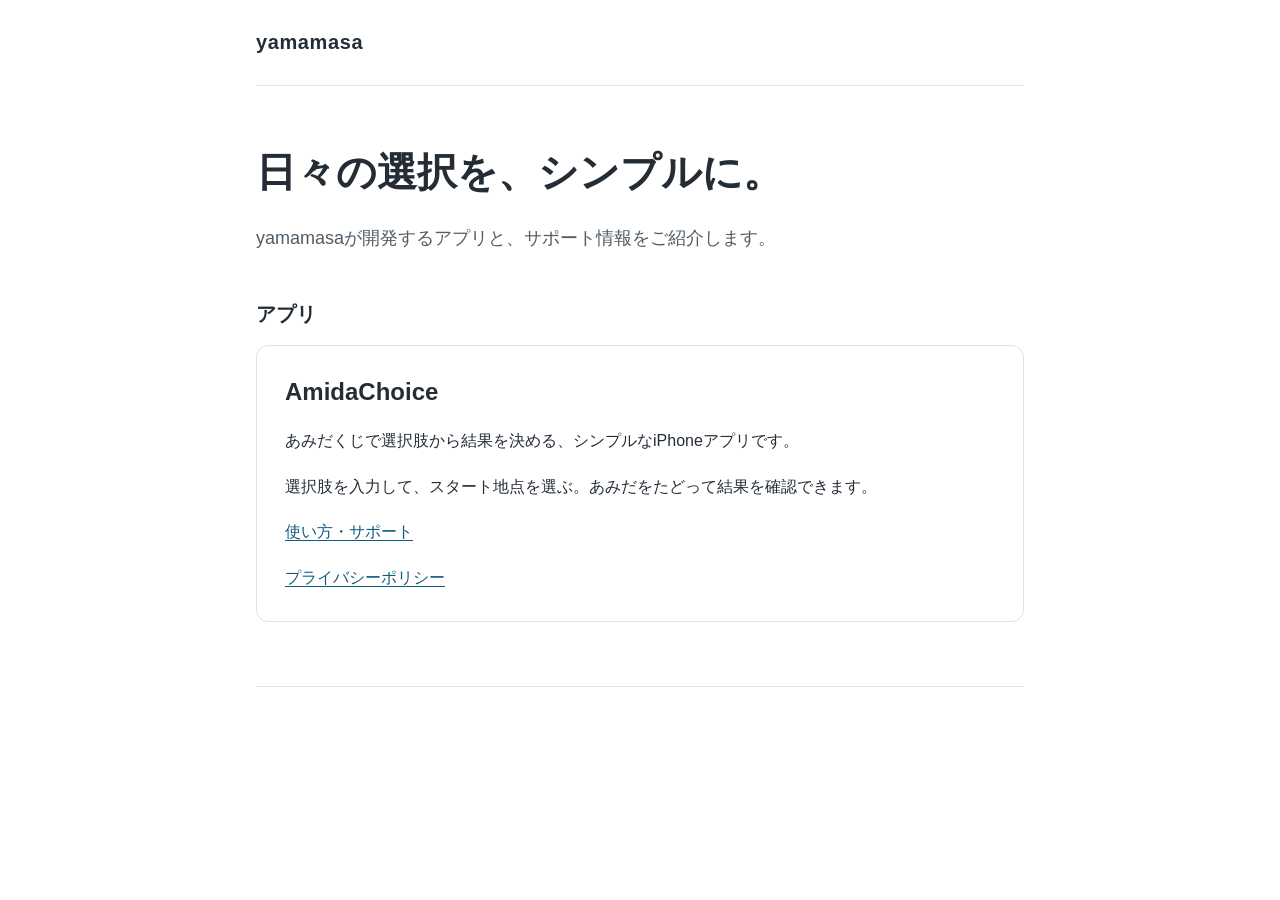
<file: index.html>
<!doctype html>
<html lang="ja">
<head>
  <meta charset="utf-8">
  <meta name="viewport" content="width=device-width, initial-scale=1">
  <title>yamamasa｜個人開発アプリ</title>
  <meta name="description" content="yamamasaが開発するアプリの紹介とサポート情報。">
  <link rel="stylesheet" href="/assets/style.css">
</head>
<body>
  <a class="skip-link" href="#main">本文へ移動</a>
  <header class="site-header"><a class="site-name" href="/">yamamasa</a></header>
  <main id="main">
    <h1>日々の選択を、シンプルに。</h1>
    <p class="lead">yamamasaが開発するアプリと、サポート情報をご紹介します。</p>
    <section aria-labelledby="apps-title">
      <h2 id="apps-title">アプリ</h2>
      <article class="app-card">
        <h3>AmidaChoice</h3>
        <p>あみだくじで選択肢から結果を決める、シンプルなiPhoneアプリです。</p>
        <p>選択肢を入力して、スタート地点を選ぶ。あみだをたどって結果を確認できます。</p>
        <p><a href="/amidachoice/">使い方・サポート</a></p>
        <p><a href="/amidachoice/privacy/">プライバシーポリシー</a></p>
      </article>
    </section>
  </main>
  <footer><small></small></footer>
</body>
</html>
</file>
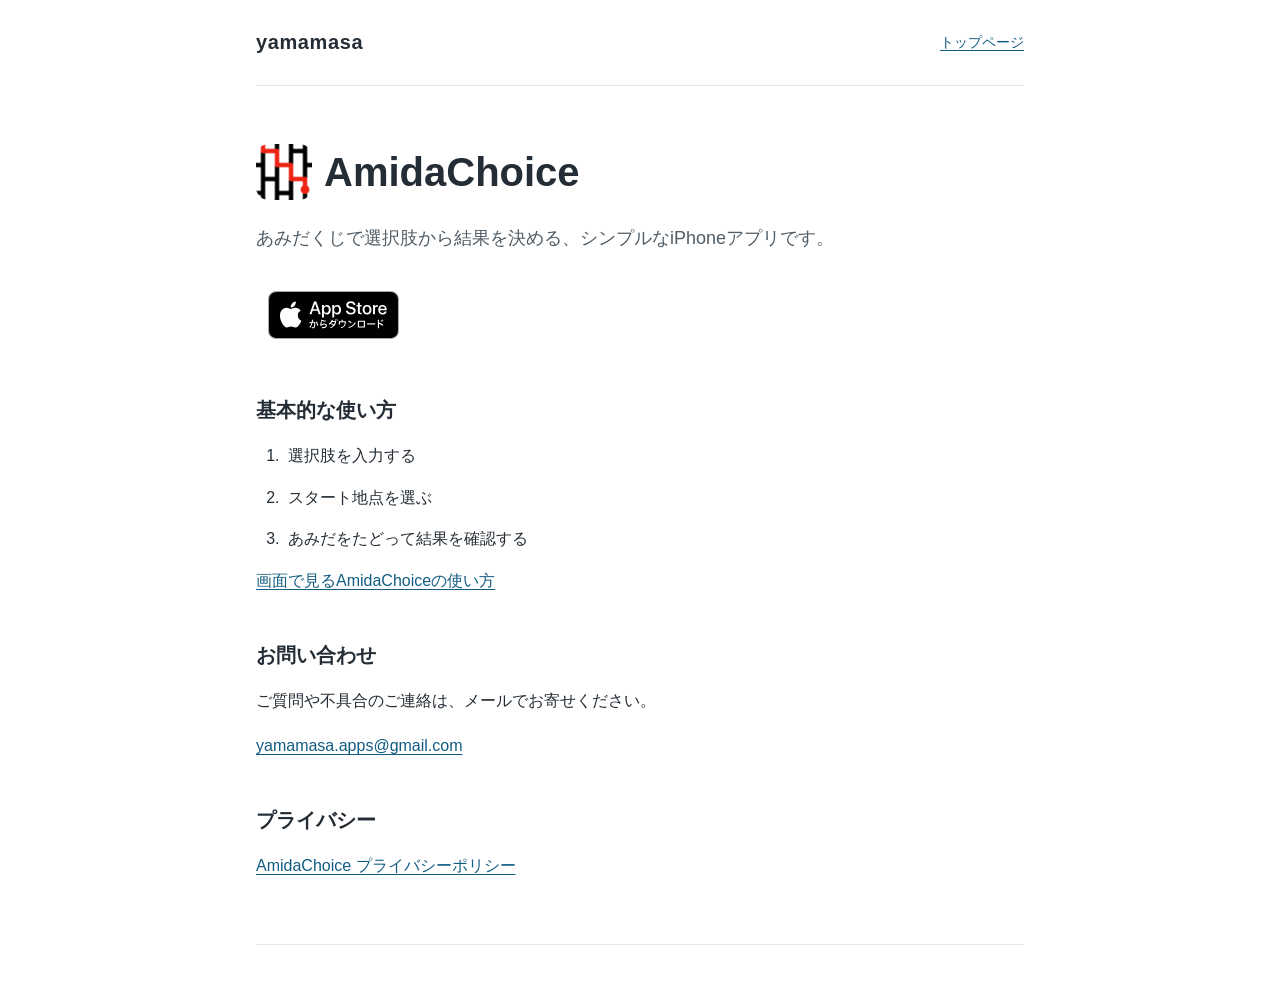
<file: amidachoice/index.html>
<!doctype html>
<html lang="ja">
<head>
  <meta charset="utf-8">
  <meta name="viewport" content="width=device-width, initial-scale=1">
  <title>AmidaChoice サポート｜yamamasa</title>
  <meta name="description" content="AmidaChoiceの基本的な使い方とお問い合わせ先。">
  <link rel="icon" type="image/png" href="../assets/amidachoice/app-icon.png">
  <link rel="stylesheet" href="../assets/style.css">
</head>
<body>
  <a class="skip-link" href="#main">本文へ移動</a>
  <header class="site-header"><a class="site-name" href="/">yamamasa</a><nav aria-label="サイト内"><a href="/">トップページ</a></nav></header>
  <main id="main">
    <h1 class="app-heading"><img class="app-heading-icon" src="../assets/amidachoice/app-icon.png" alt="" width="56" height="56">AmidaChoice</h1>
    <p class="lead">あみだくじで選択肢から結果を決める、シンプルなiPhoneアプリです。</p>
    <p class="store-download">
      <a class="app-store-link" href="https://apps.apple.com/jp/app/amidachoice/id6832179613">
        <img src="../assets/app-store-badge-ja.svg" alt="AmidaChoiceをApp Storeからダウンロード" height="48">
      </a>
    </p>
    <section aria-labelledby="usage-title">
      <h2 id="usage-title">基本的な使い方</h2>
      <ol class="steps">
        <li>選択肢を入力する</li>
        <li>スタート地点を選ぶ</li>
        <li>あみだをたどって結果を確認する</li>
      </ol>
      <p><a href="guide/index.html">画面で見るAmidaChoiceの使い方</a></p>
    </section>
    <section aria-labelledby="contact-title">
      <h2 id="contact-title">お問い合わせ</h2>
      <p>ご質問や不具合のご連絡は、メールでお寄せください。</p>
      <p><a href="mailto:yamamasa.apps@gmail.com">yamamasa.apps@gmail.com</a></p>
    </section>
    <section aria-labelledby="privacy-title">
      <h2 id="privacy-title">プライバシー</h2>
      <p><a href="/amidachoice/privacy/">AmidaChoice プライバシーポリシー</a></p>
    </section>
  </main>
  <footer><small></small></footer>
</body>
</html>
</file>
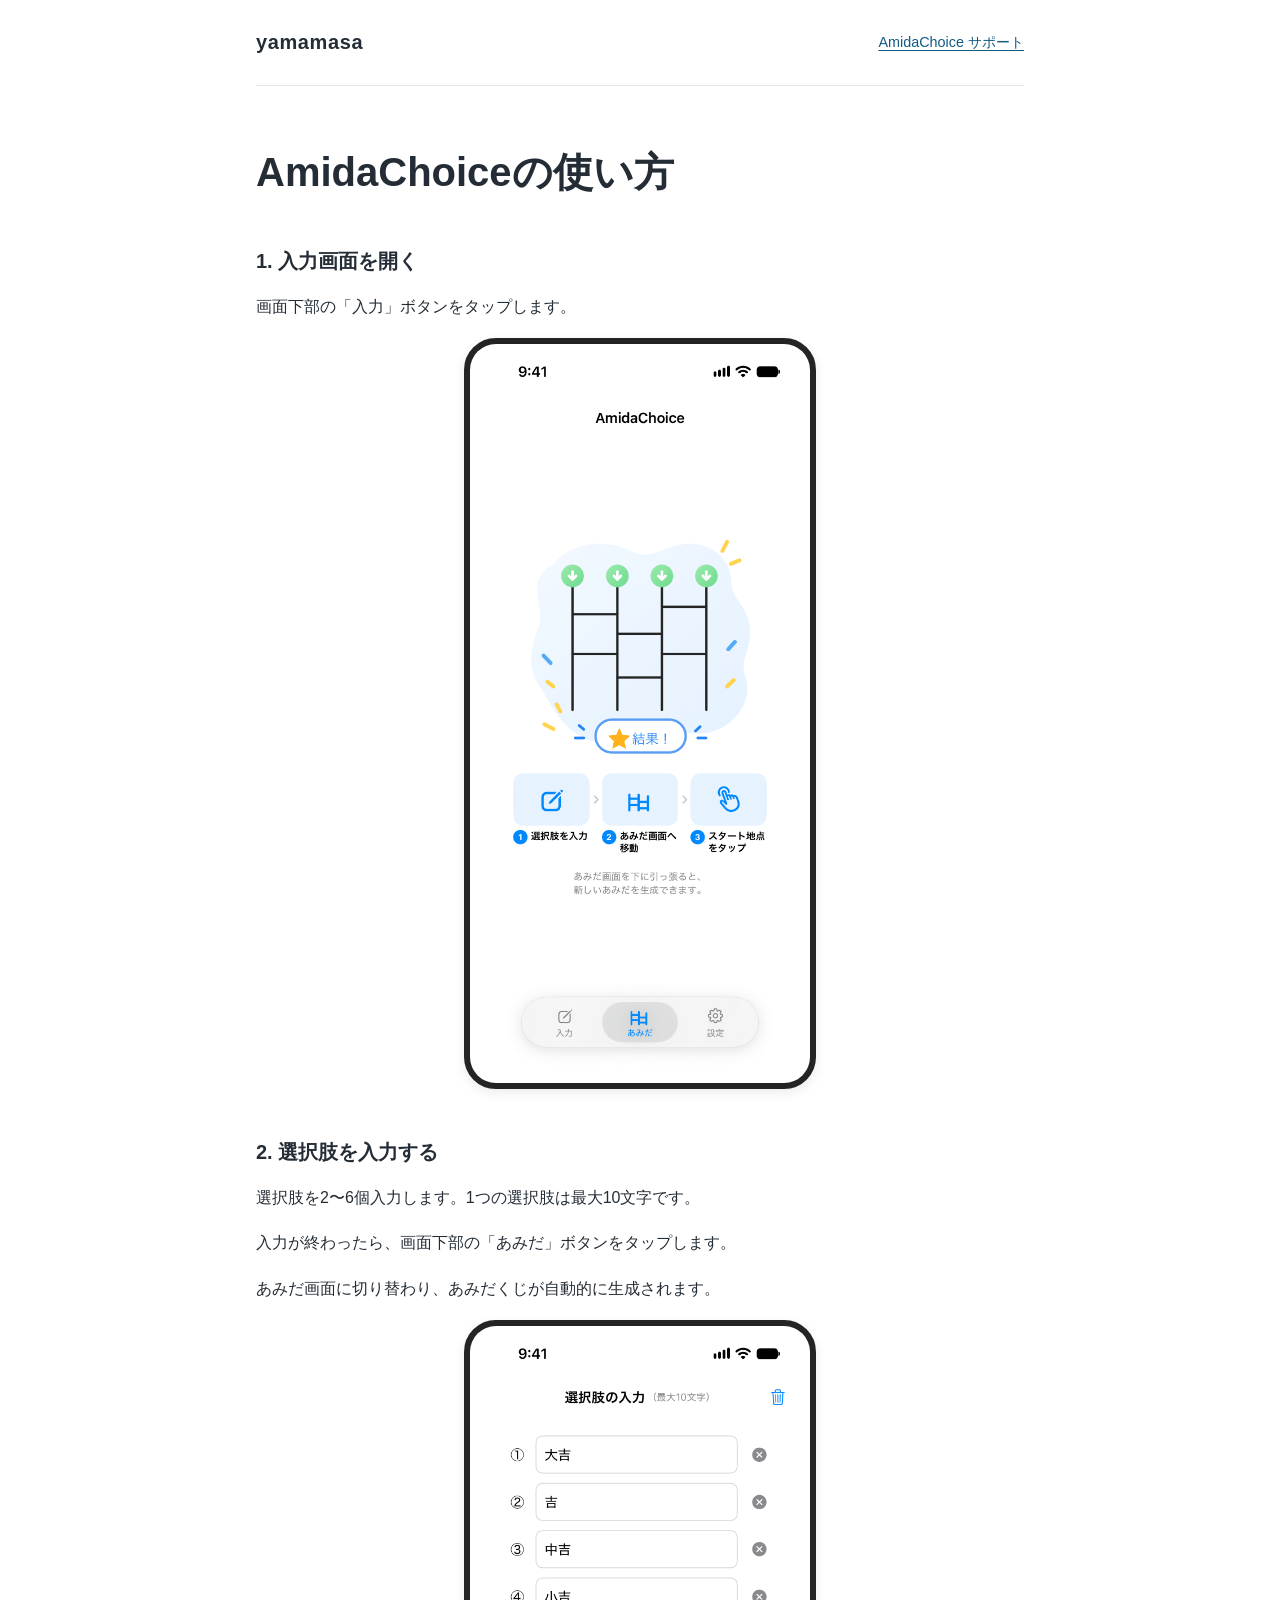
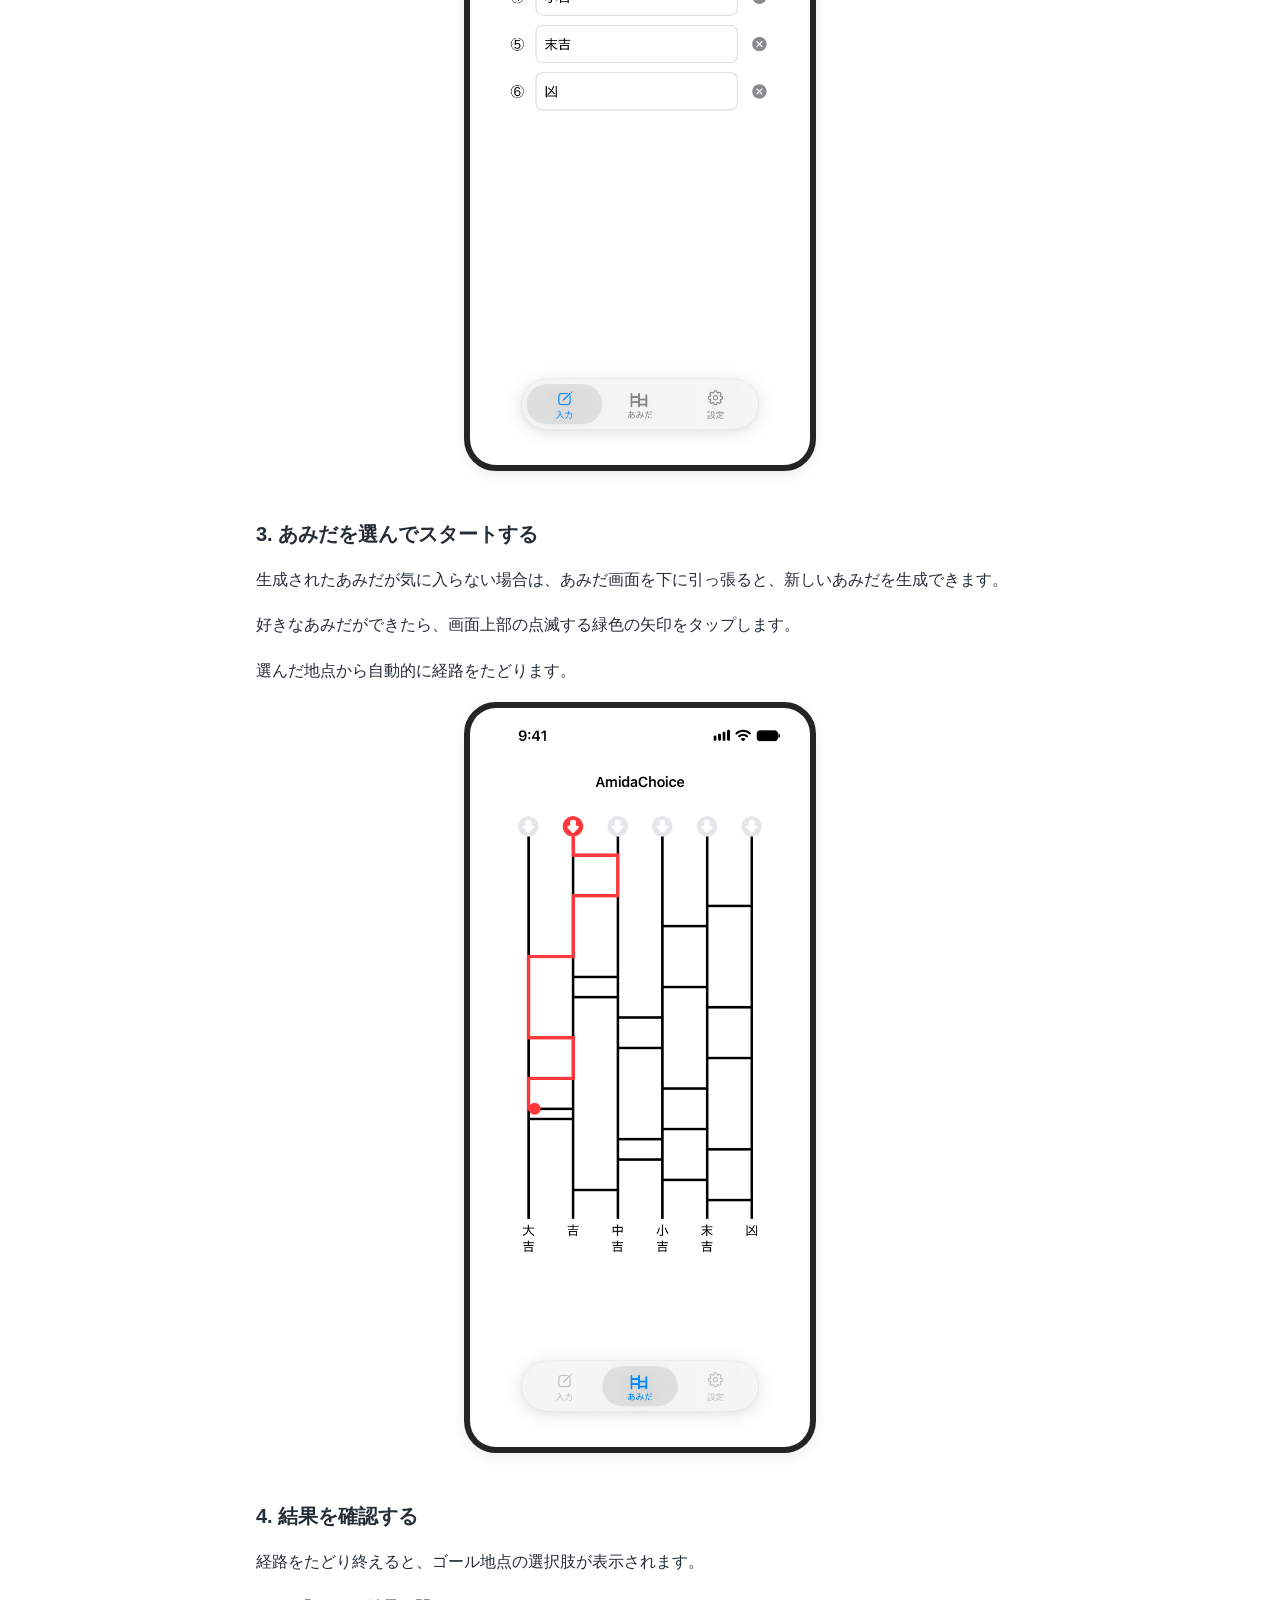
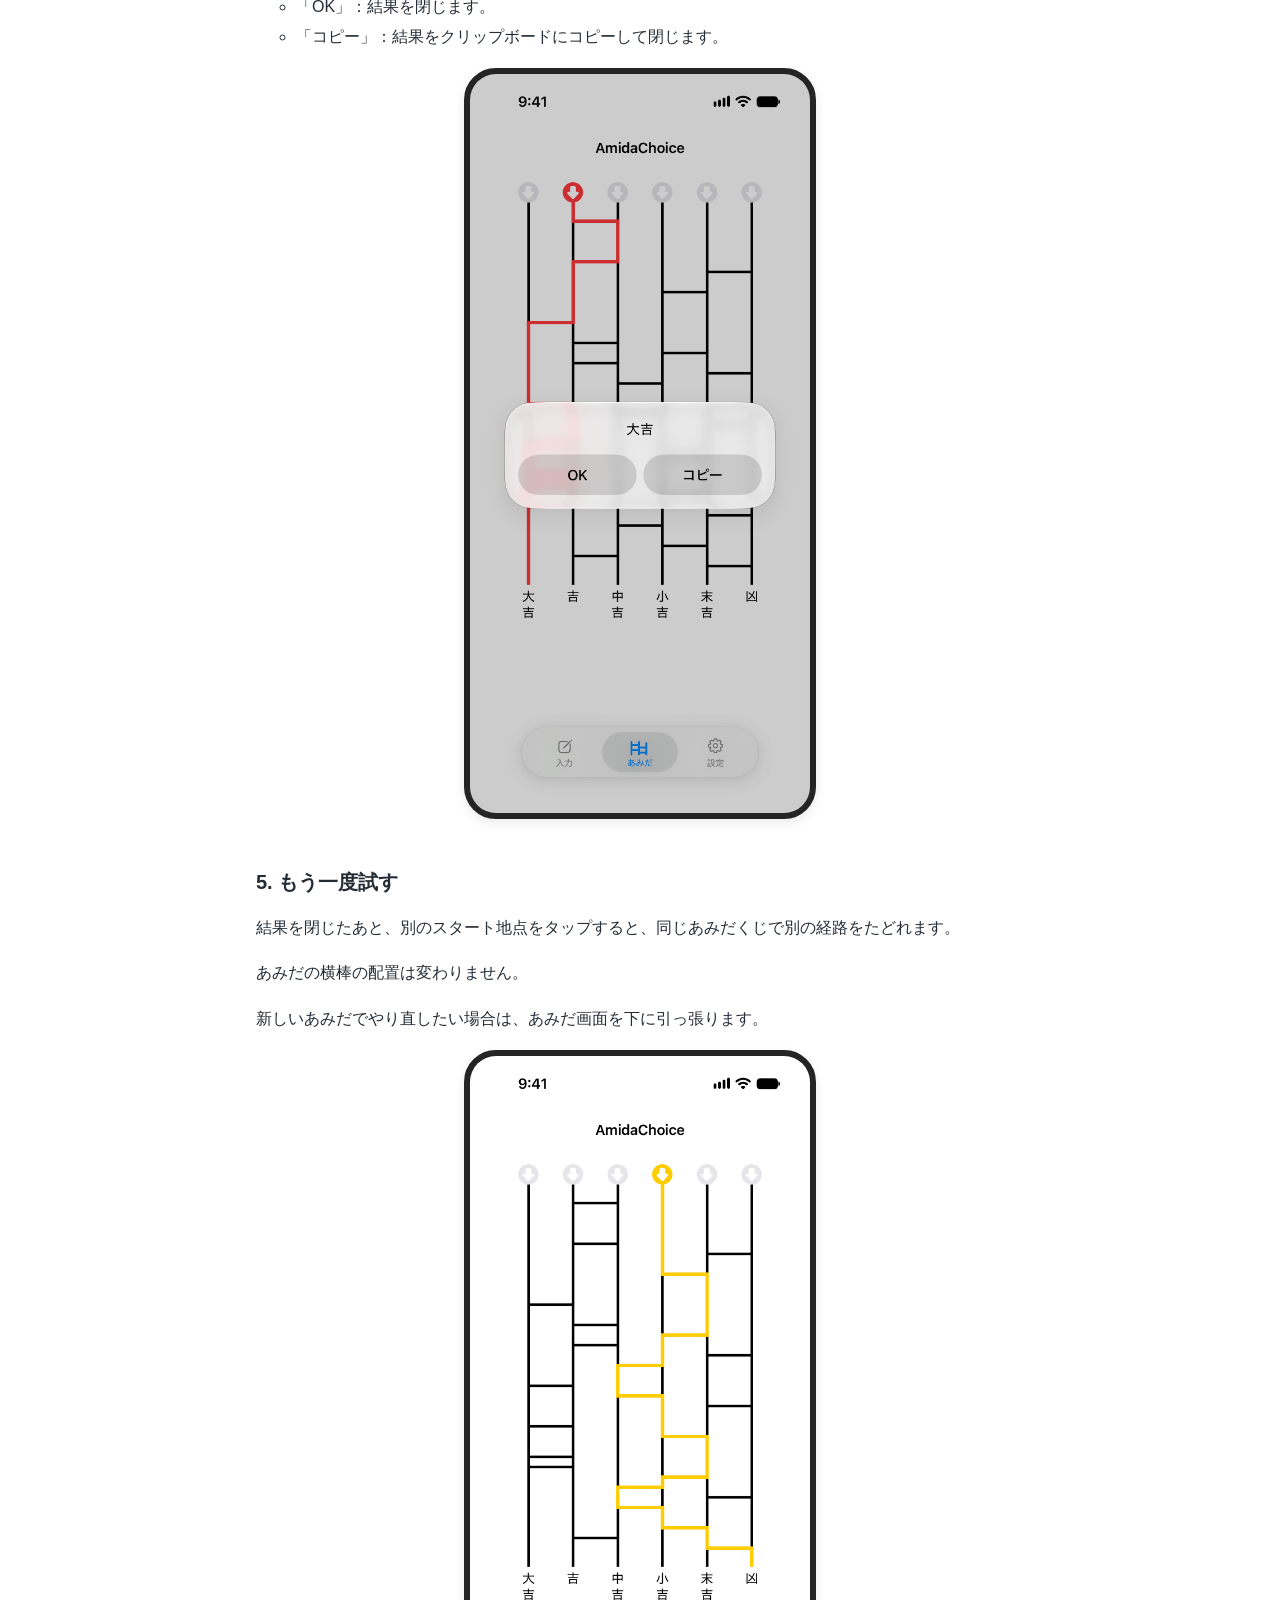
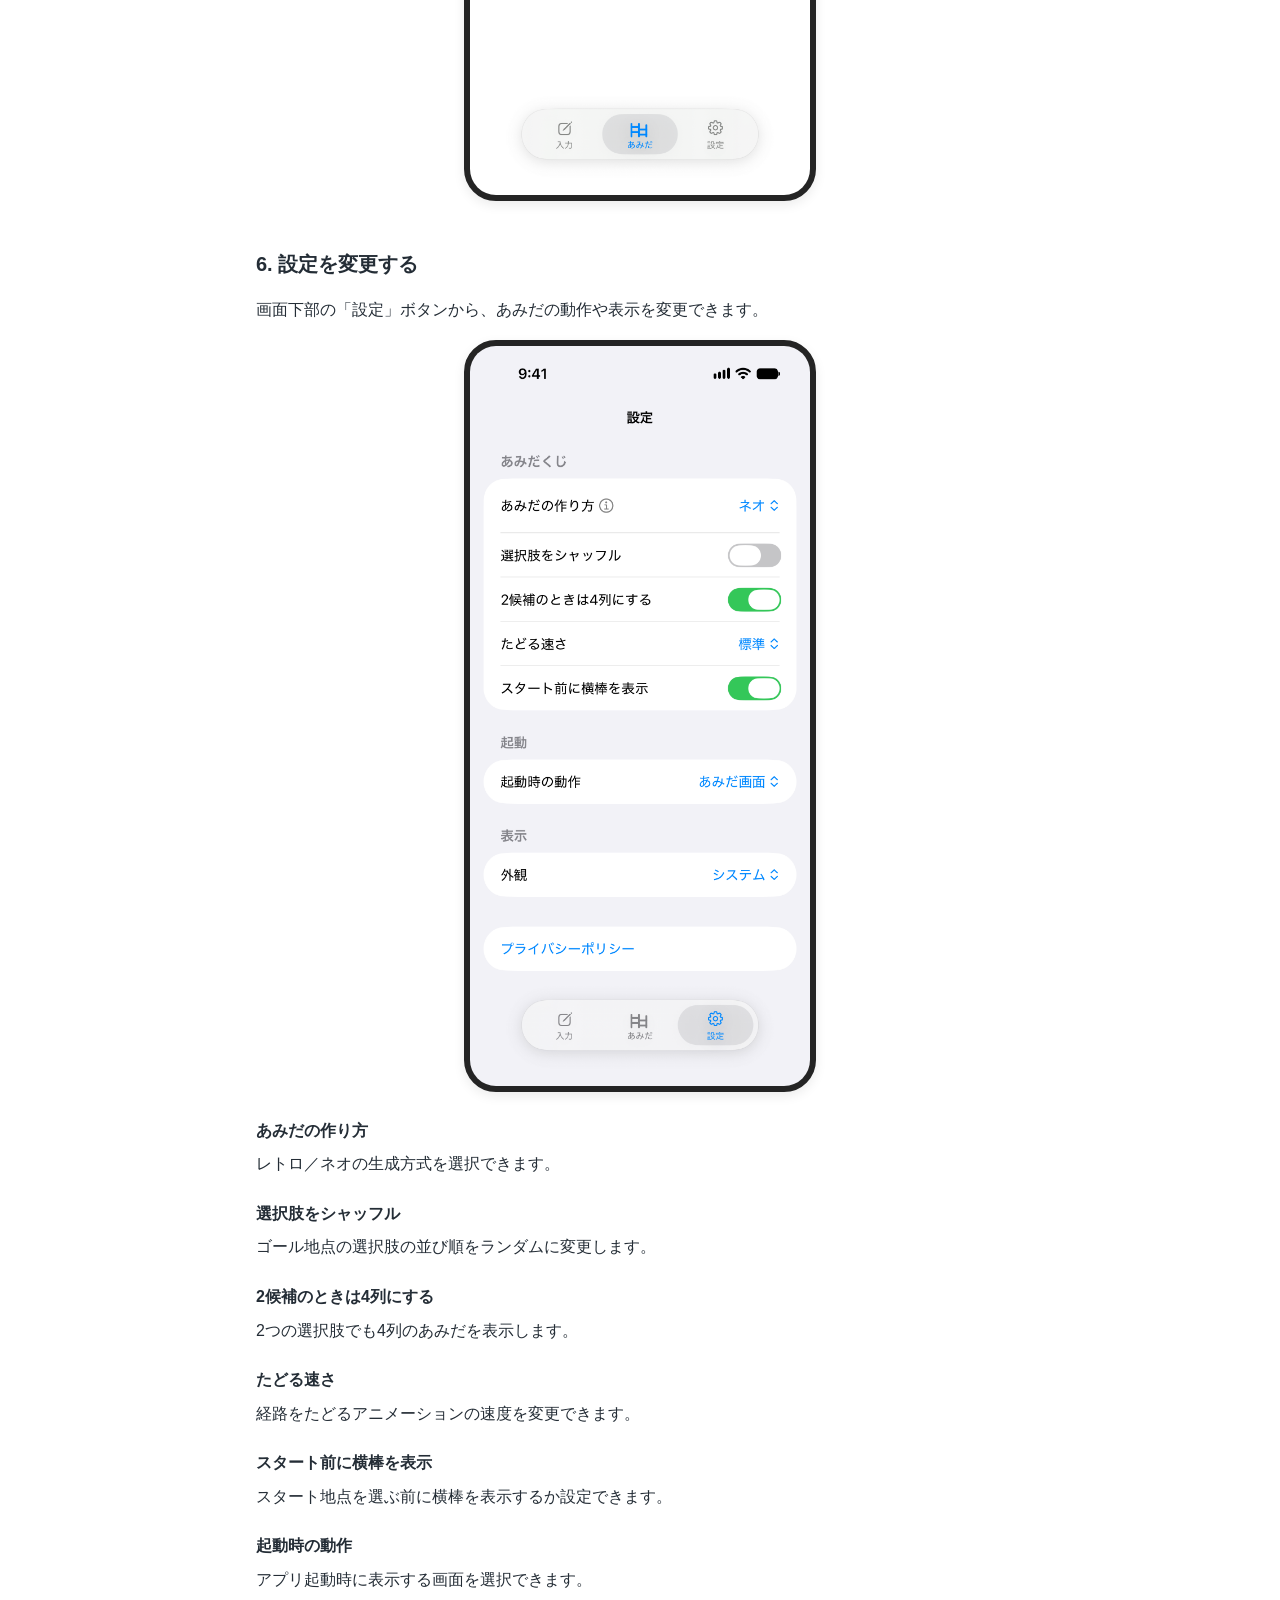
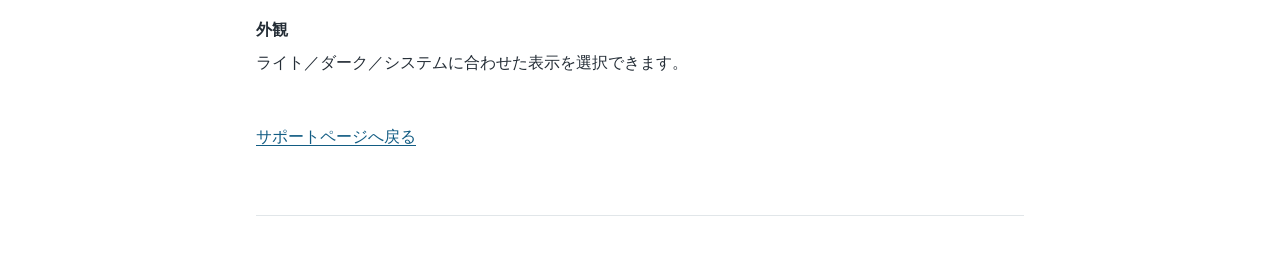
<file: amidachoice/guide/index.html>
<!doctype html>
<html lang="ja">
<head>
  <meta charset="utf-8">
  <meta name="viewport" content="width=device-width, initial-scale=1">
  <title>AmidaChoiceの使い方｜yamamasa</title>
  <meta name="description" content="AmidaChoiceの使い方を、入力画面の操作から設定の変更まで6つのステップで紹介します。">
  <link rel="stylesheet" href="../../assets/style.css">
</head>
<body>
  <a class="skip-link" href="#main">本文へ移動</a>
  <header class="site-header"><a class="site-name" href="../../index.html">yamamasa</a><nav aria-label="サイト内"><a href="../index.html">AmidaChoice サポート</a></nav></header>
  <main id="main">
    <h1>AmidaChoiceの使い方</h1>
    <ol class="guide-steps" role="list">
      <li class="guide-step">
        <h2>1. 入力画面を開く</h2>
        <p>画面下部の「入力」ボタンをタップします。</p>
        <figure class="guide-screen guide-screen--framed">
          <img src="../../assets/amidachoice/guide/iphone17pro-launch-current.png" alt="あみだのイラストと3ステップの説明がある起動画面" width="1206" height="2622" loading="lazy" decoding="async">
        </figure>
      </li>
      <li class="guide-step">
        <h2>2. 選択肢を入力する</h2>
        <p>選択肢を2〜6個入力します。1つの選択肢は最大10文字です。</p>
        <p>入力が終わったら、画面下部の「あみだ」ボタンをタップします。</p>
        <p>あみだ画面に切り替わり、あみだくじが自動的に生成されます。</p>
        <figure class="guide-screen guide-screen--framed">
          <img src="../../assets/amidachoice/guide/iphone17pro-20261111-input.png" alt="大吉・吉・中吉・小吉・末吉・凶を入力した画面" width="1206" height="2622" loading="lazy" decoding="async">
        </figure>
      </li>
      <li class="guide-step">
        <h2>3. あみだを選んでスタートする</h2>
        <p>生成されたあみだが気に入らない場合は、あみだ画面を下に引っ張ると、新しいあみだを生成できます。</p>
        <p>好きなあみだができたら、画面上部の点滅する緑色の矢印をタップします。</p>
        <p>選んだ地点から自動的に経路をたどります。</p>
        <figure class="guide-screen guide-screen--framed">
          <img src="../../assets/amidachoice/guide/iphone17pro-20261111-tracing.png" alt="スタート地点から赤い経路を途中までたどっている画面" width="1206" height="2622" loading="lazy" decoding="async">
        </figure>
      </li>
      <li class="guide-step">
        <h2>4. 結果を確認する</h2>
        <p>経路をたどり終えると、ゴール地点の選択肢が表示されます。</p>
        <ul>
          <li>「OK」：結果を閉じます。</li>
          <li>「コピー」：結果をクリップボードにコピーして閉じます。</li>
        </ul>
        <figure class="guide-screen guide-screen--framed">
          <img src="../../assets/amidachoice/guide/iphone17pro-20261111-result.png" alt="大吉の結果とOK・コピーのボタンが表示されたアラート" width="1206" height="2622" loading="lazy" decoding="async">
        </figure>
      </li>
      <li class="guide-step">
        <h2>5. もう一度試す</h2>
        <p>結果を閉じたあと、別のスタート地点をタップすると、同じあみだくじで別の経路をたどれます。</p>
        <p>あみだの横棒の配置は変わりません。</p>
        <p>新しいあみだでやり直したい場合は、あみだ画面を下に引っ張ります。</p>
        <figure class="guide-screen guide-screen--framed">
          <img src="../../assets/amidachoice/guide/iphone17pro-20261111-retry.png" alt="別のスタート地点から黄色い経路を最後までたどった画面" width="1206" height="2622" loading="lazy" decoding="async">
        </figure>
      </li>
      <li class="guide-step">
        <h2>6. 設定を変更する</h2>
        <p>画面下部の「設定」ボタンから、あみだの動作や表示を変更できます。</p>
        <figure class="guide-screen guide-screen--framed">
          <img src="../../assets/amidachoice/guide/iphone17pro-20261111-settings.png" alt="あみだくじ・起動・表示の設定画面" width="1206" height="2622" loading="lazy" decoding="async">
        </figure>
        <dl class="guide-settings">
          <dt>あみだの作り方</dt>
          <dd>レトロ／ネオの生成方式を選択できます。</dd>
          <dt>選択肢をシャッフル</dt>
          <dd>ゴール地点の選択肢の並び順をランダムに変更します。</dd>
          <dt>2候補のときは4列にする</dt>
          <dd>2つの選択肢でも4列のあみだを表示します。</dd>
          <dt>たどる速さ</dt>
          <dd>経路をたどるアニメーションの速度を変更できます。</dd>
          <dt>スタート前に横棒を表示</dt>
          <dd>スタート地点を選ぶ前に横棒を表示するか設定できます。</dd>
          <dt>起動時の動作</dt>
          <dd>アプリ起動時に表示する画面を選択できます。</dd>
          <dt>外観</dt>
          <dd>ライト／ダーク／システムに合わせた表示を選択できます。</dd>
        </dl>
      </li>
    </ol>
    <p><a href="../index.html">サポートページへ戻る</a></p>
  </main>
  <footer><small></small></footer>
</body>
</html>
</file>
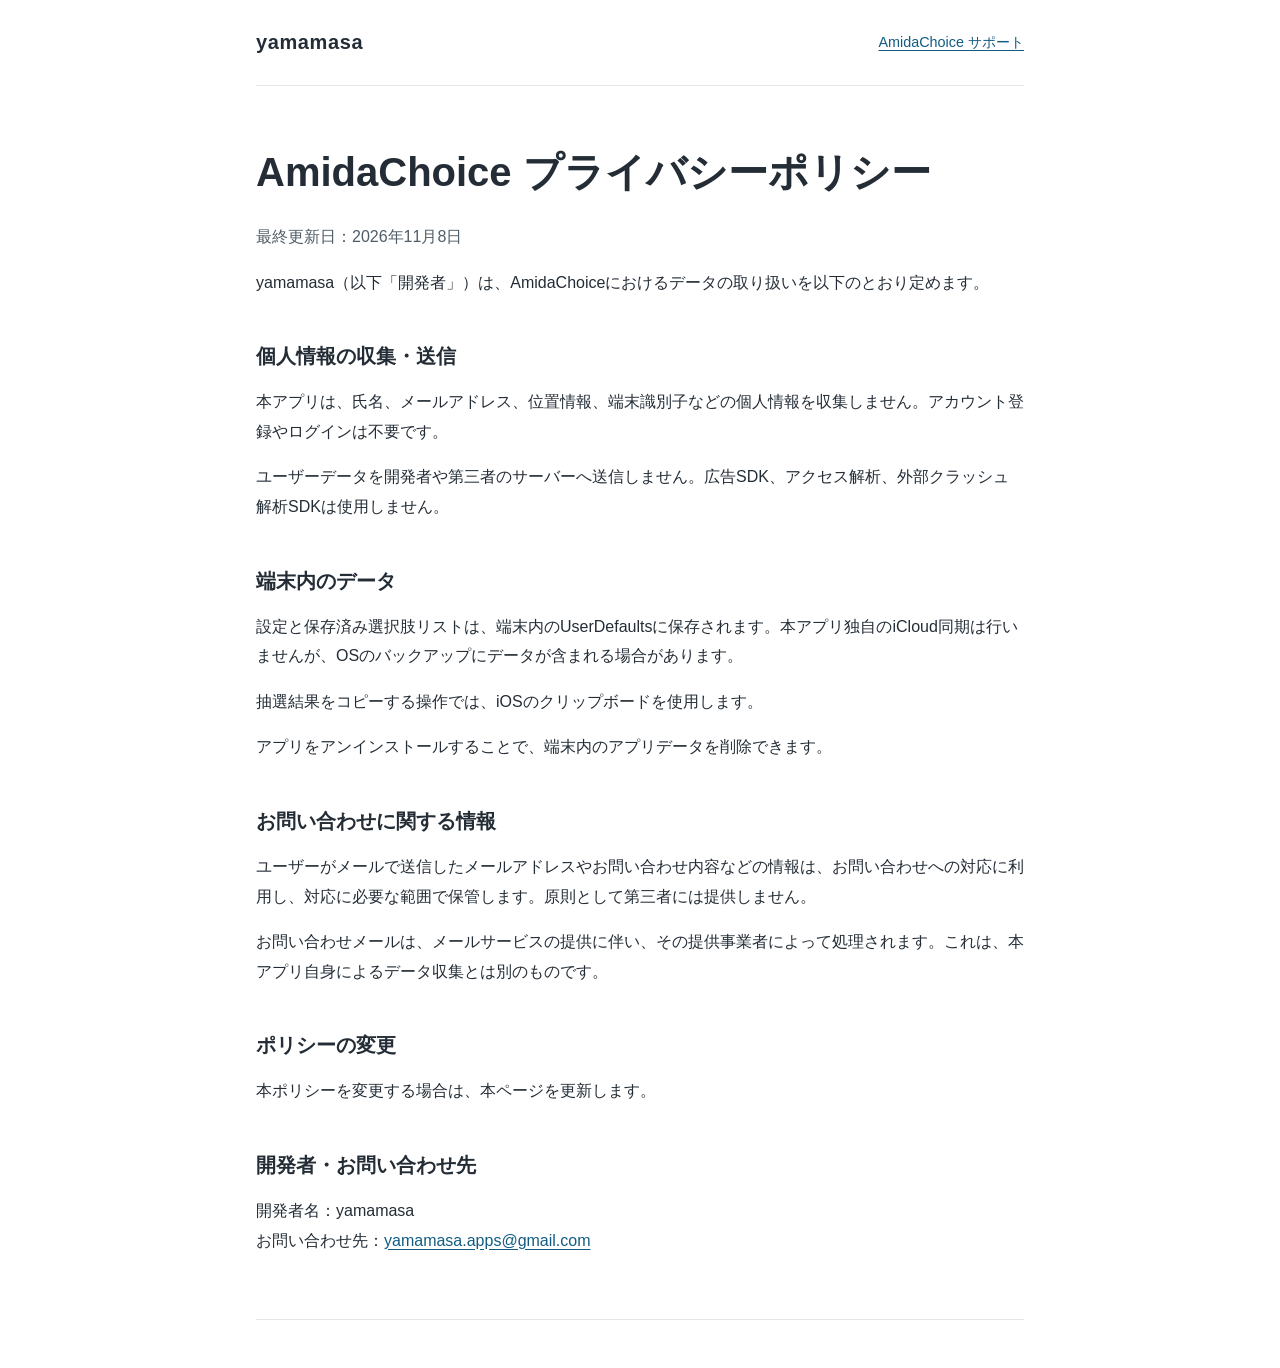
<file: amidachoice/privacy/index.html>
<!doctype html>
<html lang="ja">
<head>
  <meta charset="utf-8">
  <meta name="viewport" content="width=device-width, initial-scale=1">
  <title>AmidaChoice プライバシーポリシー｜yamamasa</title>
  <meta name="description" content="AmidaChoiceにおけるデータの取り扱いとお問い合わせに関する方針。">
  <link rel="stylesheet" href="/assets/style.css">
</head>
<body>
  <a class="skip-link" href="#main">本文へ移動</a>
  <header class="site-header"><a class="site-name" href="/">yamamasa</a><nav aria-label="サイト内"><a href="/amidachoice/">AmidaChoice サポート</a></nav></header>
  <main id="main">
    <h1>AmidaChoice プライバシーポリシー</h1>
    <p class="updated">最終更新日：<time datetime="2026-11-08">2026年11月8日</time></p>
    <p>yamamasa（以下「開発者」）は、AmidaChoiceにおけるデータの取り扱いを以下のとおり定めます。</p>
    <section aria-labelledby="collection-title">
      <h2 id="collection-title">個人情報の収集・送信</h2>
      <p>本アプリは、氏名、メールアドレス、位置情報、端末識別子などの個人情報を収集しません。アカウント登録やログインは不要です。</p>
      <p>ユーザーデータを開発者や第三者のサーバーへ送信しません。広告SDK、アクセス解析、外部クラッシュ解析SDKは使用しません。</p>
    </section>
    <section aria-labelledby="storage-title">
      <h2 id="storage-title">端末内のデータ</h2>
      <p>設定と保存済み選択肢リストは、端末内のUserDefaultsに保存されます。本アプリ独自のiCloud同期は行いませんが、OSのバックアップにデータが含まれる場合があります。</p>
      <p>抽選結果をコピーする操作では、iOSのクリップボードを使用します。</p>
      <p>アプリをアンインストールすることで、端末内のアプリデータを削除できます。</p>
    </section>
    <section aria-labelledby="mail-title">
      <h2 id="mail-title">お問い合わせに関する情報</h2>
      <p>ユーザーがメールで送信したメールアドレスやお問い合わせ内容などの情報は、お問い合わせへの対応に利用し、対応に必要な範囲で保管します。原則として第三者には提供しません。</p>
      <p>お問い合わせメールは、メールサービスの提供に伴い、その提供事業者によって処理されます。これは、本アプリ自身によるデータ収集とは別のものです。</p>
    </section>
    <section aria-labelledby="changes-title">
      <h2 id="changes-title">ポリシーの変更</h2>
      <p>本ポリシーを変更する場合は、本ページを更新します。</p>
    </section>
    <section aria-labelledby="developer-title">
      <h2 id="developer-title">開発者・お問い合わせ先</h2>
      <p>開発者名：yamamasa<br>お問い合わせ先：<a href="mailto:yamamasa.apps@gmail.com">yamamasa.apps@gmail.com</a></p>
    </section>
  </main>
  <footer><small></small></footer>
</body>
</html>
</file>
<file: assets/style.css>
* { box-sizing: border-box; }
html { color-scheme: light; }
body { margin: 0; background: #fff; color: #242d36; font-family: -apple-system, BlinkMacSystemFont, "Hiragino Kaku Gothic ProN", "Yu Gothic", sans-serif; font-size: 1rem; line-height: 1.85; overflow-wrap: anywhere; }
.site-header, main, footer { width: min(100% - 3rem, 48rem); margin-inline: auto; }
.site-header { display: flex; flex-wrap: wrap; align-items: center; justify-content: space-between; gap: .75rem 1.5rem; padding-block: 1.5rem; border-bottom: 1px solid #e1e6e9; }
.site-name { color: #242d36; font-size: 1.25rem; font-weight: 700; text-decoration: none; letter-spacing: .03em; }
nav { font-size: .9rem; }
main { padding-block: 3.5rem 4rem; }
h1, h2, h3 { line-height: 1.5; font-weight: 700; }
h1 { font-size: clamp(1.75rem, 5vw, 2.5rem); margin: 0 0 1.25rem; }
h2 { font-size: 1.25rem; margin: 0 0 1rem; }
h3 { font-size: 1.5rem; margin: 0 0 1rem; }
p { margin: 0 0 1rem; }
p:last-child { margin-bottom: 0; }
.lead { color: #505c66; font-size: 1.125rem; }
section { margin-top: 2.75rem; }
.app-card { padding: 1.75rem; border: 1px solid #dce3e6; border-radius: .75rem; }
a { color: #125c83; text-underline-offset: .2em; }
a:hover { text-decoration-thickness: .15em; }
a:focus-visible { outline: 3px solid #125c83; outline-offset: 5px; border-radius: 2px; }
.steps { padding-left: 1.75rem; margin: 0; }
.steps li { padding-left: .25rem; margin-bottom: .75rem; }
.updated, footer { color: #505c66; }
footer { padding-block: 1.5rem; border-top: 1px solid #e1e6e9; }
.skip-link { position: absolute; left: 1rem; top: -10rem; padding: .5rem 1rem; background: #fff; }
.skip-link:focus { top: 1rem; }
@media (max-width: 480px) {
  .site-header, main, footer { width: calc(100% - 2.5rem); }
  main { padding-block: 2.5rem 3rem; }
  .app-card { padding: 1.25rem; }
}

/* 使い方ページ：画像を縦に並べ、実画像の縦横比を保ちます。 */
.guide-steps { list-style: none; padding: 0; margin: 2.75rem 0; }
.guide-step + .guide-step { margin-top: 3rem; }
.guide-screen { width: min(100%, 22rem); margin: 1rem auto 0; }
.guide-screen img { display: block; width: 100%; height: auto; }
.guide-placeholder { min-height: 24rem; aspect-ratio: 9 / 19.5; display: flex; flex-direction: column; align-items: center; justify-content: center; gap: .5rem; padding: 1.25rem; border: 1px dashed #aab7c0; border-radius: .75rem; background: #f7f9fa; color: #505c66; text-align: center; }
.guide-placeholder-label { font-size: .875rem; }
.guide-settings { margin: 1.5rem 0; }
.guide-settings dt { font-weight: 700; margin-top: 1.25rem; }
.guide-settings dd { margin: .25rem 0 0; }

/* 使い方ページの全スクリーンショットに共通のフレーム。 */
.guide-screen--framed { border: 6px solid #242424; border-radius: 32px; overflow: hidden; background: #242424; box-shadow: 0 4px 12px rgb(0 0 0 / 8%); }

/* 公式App Storeバッジの縦横比と周囲の余白を保ちます。 */
.store-download { margin: 1.5rem 0; padding: 12px; }
.app-store-link { display: inline-block; vertical-align: top; }
.app-store-link img { display: block; height: 48px; width: auto; }

/* サポートページのアプリ名とアイコン。 */
.app-heading { display: flex; align-items: center; gap: .75rem; }
.app-heading-icon { display: block; flex: 0 0 auto; width: 3.5rem; height: 3.5rem; border-radius: .8rem; }
</file>
